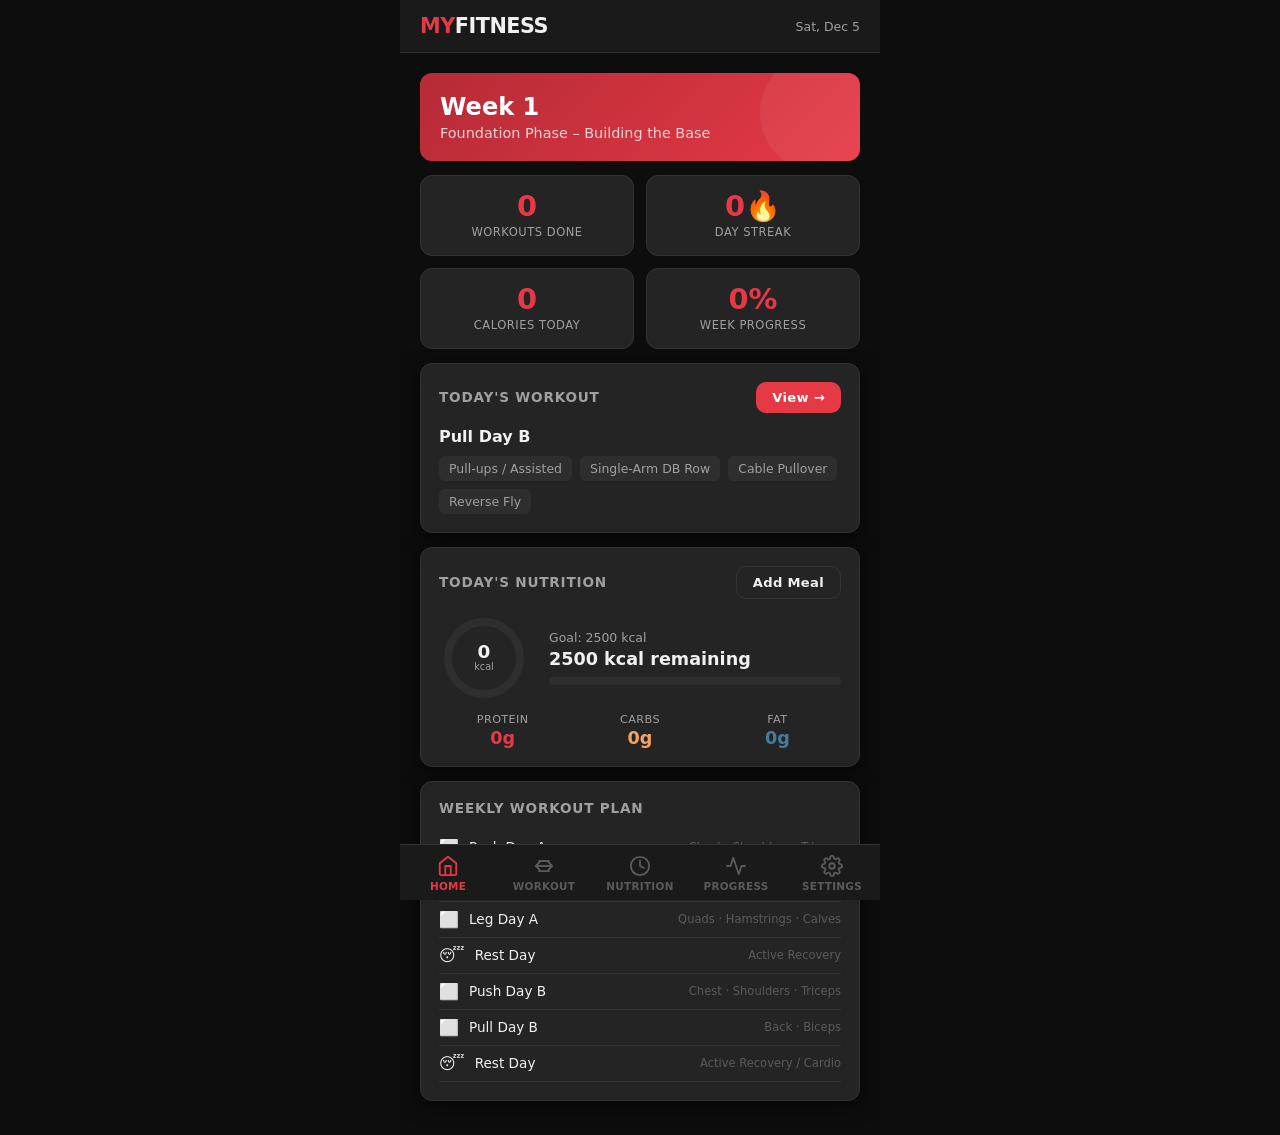
<file: index.html>
<!DOCTYPE html>
<html lang="en">
<head>
  <meta charset="UTF-8" />
  <meta name="viewport" content="width=device-width, initial-scale=1.0, viewport-fit=cover" />
  <meta name="theme-color" content="#e63946" />
  <meta name="description" content="4-week personalized gym workout and nutrition tracker for muscle gain" />
  <meta name="mobile-web-app-capable" content="yes" />
  <meta name="apple-mobile-web-app-capable" content="yes" />
  <meta name="apple-mobile-web-app-status-bar-style" content="black-translucent" />
  <meta name="apple-mobile-web-app-title" content="MyFitness" />

  <title>My Fitness – Workout & Nutrition Tracker</title>

  <link rel="manifest" href="manifest.json" />
  <link rel="stylesheet" href="styles.css" />
  <link rel="apple-touch-icon" href="icons/icon-192.png" />
</head>
<body>

<div id="app">

  <!-- ===== Header ===== -->
  <header class="app-header">
    <div class="logo">MY<span>FITNESS</span></div>
    <div class="header-meta">
      <div id="header-date">Today</div>
      <div id="streak-wrap"></div>
    </div>
  </header>

  <!-- ===== Main content ===== -->
  <main class="main-content">

    <!-- HOME / DASHBOARD -->
    <section id="section-home" class="section active">

      <div class="week-banner">
        <h2 id="home-week-title">Week 1</h2>
        <p id="home-week-sub">Foundation Phase – Building the Base</p>
      </div>

      <!-- Stats grid -->
      <div class="stats-grid">
        <div class="stat-card">
          <div class="stat-value" id="stat-workouts-done">0</div>
          <div class="stat-label">Workouts Done</div>
        </div>
        <div class="stat-card">
          <div class="stat-value" id="stat-streak">0🔥</div>
          <div class="stat-label">Day Streak</div>
        </div>
        <div class="stat-card">
          <div class="stat-value" id="stat-calories-today">0</div>
          <div class="stat-label">Calories Today</div>
        </div>
        <div class="stat-card">
          <div class="stat-value" id="stat-week-progress">0%</div>
          <div class="stat-label">Week Progress</div>
        </div>
      </div>

      <!-- Today's Workout -->
      <div class="card today-workout">
        <div class="card-header">
          <span class="card-title">Today's Workout</span>
          <button class="btn btn-primary btn-sm" onclick="App.goToWorkout()">View →</button>
        </div>
        <div id="today-workout-name" style="font-weight:700; font-size:1rem;"></div>
        <div id="today-workout-exercises" class="exercise-preview"></div>
      </div>

      <!-- Calorie summary -->
      <div class="card">
        <div class="card-header">
          <span class="card-title">Today's Nutrition</span>
          <button class="btn btn-outline btn-sm" onclick="App.navigate('nutrition')">Add Meal</button>
        </div>

        <div class="calorie-ring-wrap">
          <div class="calorie-ring">
            <svg viewBox="0 0 90 90">
              <circle class="ring-bg" cx="45" cy="45" r="36" />
              <circle class="ring-fill" id="home-ring-fill" cx="45" cy="45" r="36" />
            </svg>
            <div class="ring-text">
              <span class="cal-num" id="home-cal-consumed">0</span>
              <span class="cal-unit">kcal</span>
            </div>
          </div>
          <div class="calorie-info">
            <div class="cal-goal" id="home-cal-goal-text">Goal: 2500 kcal</div>
            <div class="cal-remaining" id="home-cal-remaining">2500 remaining</div>
            <div class="progress-bar-wrap" style="margin-top:8px">
              <div class="progress-bar-fill" id="home-cal-bar" style="width:0%"></div>
            </div>
          </div>
        </div>

        <div class="macro-row">
          <div class="macro-item">
            <div class="macro-label">Protein</div>
            <div class="macro-value protein" id="home-protein">0g</div>
          </div>
          <div class="macro-item">
            <div class="macro-label">Carbs</div>
            <div class="macro-value carbs" id="home-carbs">0g</div>
          </div>
          <div class="macro-item">
            <div class="macro-label">Fat</div>
            <div class="macro-value fat" id="home-fat">0g</div>
          </div>
        </div>
      </div>

      <!-- Weekly workout progress -->
      <div class="card">
        <div class="card-header">
          <span class="card-title">Weekly Workout Plan</span>
        </div>
        <div id="home-week-plan"></div>
      </div>

    </section>

    <!-- WORKOUT SECTION -->
    <section id="section-workout" class="section">
      <div class="section-title"><span class="emoji">💪</span> 4-Week Program</div>

      <!-- Week tabs -->
      <div class="week-tabs" id="week-tabs"></div>

      <!-- Days for selected week -->
      <div id="workout-days"></div>
    </section>

    <!-- NUTRITION SECTION -->
    <section id="section-nutrition" class="section">
      <div class="section-title"><span class="emoji">🥗</span> Nutrition</div>

      <!-- Calorie ring card -->
      <div class="card">
        <div class="card-header">
          <span class="card-title">Daily Calories</span>
          <span id="nutr-date" style="font-size:0.78rem;color:var(--text-secondary)"></span>
        </div>

        <div class="calorie-ring-wrap">
          <div class="calorie-ring">
            <svg viewBox="0 0 90 90">
              <circle class="ring-bg" cx="45" cy="45" r="36" />
              <circle class="ring-fill" id="nutr-ring-fill" cx="45" cy="45" r="36" />
            </svg>
            <div class="ring-text">
              <span class="cal-num" id="nutr-cal-consumed">0</span>
              <span class="cal-unit">kcal</span>
            </div>
          </div>
          <div class="calorie-info">
            <div class="cal-goal" id="nutr-cal-goal-text">Goal: 2500 kcal</div>
            <div class="cal-remaining" id="nutr-cal-remaining">2500 remaining</div>
          </div>
        </div>

        <!-- Macro bars -->
        <div style="margin-top:12px; display:flex; flex-direction:column; gap:8px;">
          <div>
            <div style="display:flex;justify-content:space-between;font-size:0.78rem;margin-bottom:4px;">
              <span style="color:#e63946">Protein</span>
              <span id="nutr-protein-text">0 / 180g</span>
            </div>
            <div class="progress-bar-wrap">
              <div class="progress-bar-fill" id="nutr-protein-bar" style="width:0%"></div>
            </div>
          </div>
          <div>
            <div style="display:flex;justify-content:space-between;font-size:0.78rem;margin-bottom:4px;">
              <span style="color:#f4a261">Carbs</span>
              <span id="nutr-carbs-text">0 / 300g</span>
            </div>
            <div class="progress-bar-wrap">
              <div class="progress-bar-fill orange" id="nutr-carbs-bar" style="width:0%"></div>
            </div>
          </div>
          <div>
            <div style="display:flex;justify-content:space-between;font-size:0.78rem;margin-bottom:4px;">
              <span style="color:#457b9d">Fat</span>
              <span id="nutr-fat-text">0 / 80g</span>
            </div>
            <div class="progress-bar-wrap">
              <div class="progress-bar-fill" id="nutr-fat-bar" style="width:0%;background:#457b9d"></div>
            </div>
          </div>
        </div>
      </div>

      <!-- Add meal card -->
      <div class="card">
        <div class="card-header">
          <span class="card-title">Log a Meal</span>
        </div>
        <div class="add-meal-form">
          <div class="form-row">
            <div class="form-group" style="flex:2">
              <label>Food / Meal Name</label>
              <input type="text" id="meal-name-input" placeholder="e.g. Chicken & Rice" />
            </div>
            <div class="form-group">
              <label>Meal Type</label>
              <select id="meal-type-input">
                <option value="🌅">Breakfast</option>
                <option value="☀️">Lunch</option>
                <option value="🌙">Dinner</option>
                <option value="🍎">Snack</option>
                <option value="🥤">Shake</option>
              </select>
            </div>
          </div>
          <div class="form-row">
            <div class="form-group">
              <label>Calories (kcal)</label>
              <input type="number" id="meal-cal-input" placeholder="500" min="0" />
            </div>
            <div class="form-group">
              <label>Protein (g)</label>
              <input type="number" id="meal-protein-input" placeholder="40" min="0" />
            </div>
          </div>
          <div class="form-row">
            <div class="form-group">
              <label>Carbs (g)</label>
              <input type="number" id="meal-carbs-input" placeholder="60" min="0" />
            </div>
            <div class="form-group">
              <label>Fat (g)</label>
              <input type="number" id="meal-fat-input" placeholder="15" min="0" />
            </div>
          </div>
          <button class="btn btn-primary btn-block" onclick="App.addMeal()">Add Meal</button>
        </div>
      </div>

      <!-- Quick add common foods -->
      <div class="card">
        <div class="card-header">
          <span class="card-title">Quick Add</span>
        </div>
        <div style="display:flex; gap:8px; flex-wrap:wrap;">
          <button class="btn btn-outline btn-sm" onclick="App.quickAdd('Chicken Breast 150g',247,46,0,5)">🍗 Chicken</button>
          <button class="btn btn-outline btn-sm" onclick="App.quickAdd('White Rice 200g',260,5,56,1)">🍚 Rice</button>
          <button class="btn btn-outline btn-sm" onclick="App.quickAdd('Eggs x3',210,18,2,15)">🥚 Eggs x3</button>
          <button class="btn btn-outline btn-sm" onclick="App.quickAdd('Protein Shake',150,25,8,3)">🥤 Shake</button>
          <button class="btn btn-outline btn-sm" onclick="App.quickAdd('Oats 80g',300,10,54,6)">🥣 Oats</button>
          <button class="btn btn-outline btn-sm" onclick="App.quickAdd('Banana',89,1,23,0)">🍌 Banana</button>
          <button class="btn btn-outline btn-sm" onclick="App.quickAdd('Tuna Can 160g',150,34,0,1)">🐟 Tuna</button>
          <button class="btn btn-outline btn-sm" onclick="App.quickAdd('Greek Yogurt 200g',120,17,9,0)">🫙 Yogurt</button>
        </div>
      </div>

      <!-- Water intake -->
      <div class="card">
        <div class="card-header">
          <span class="card-title">Water Intake</span>
          <span id="water-total" style="font-size:0.85rem;color:var(--info);font-weight:700;">0 / 8 glasses</span>
        </div>
        <div class="water-tracker" id="water-tracker"></div>
      </div>

      <!-- Meal log -->
      <div class="card">
        <div class="card-header">
          <span class="card-title">Today's Log</span>
          <button class="btn btn-outline btn-sm" onclick="App.clearMeals()" style="color:var(--accent);border-color:var(--accent)">Clear</button>
        </div>
        <div class="meal-log" id="meal-log"></div>
      </div>

    </section>

    <!-- PROGRESS SECTION -->
    <section id="section-progress" class="section">
      <div class="section-title"><span class="emoji">📈</span> Progress</div>

      <!-- Weight log card -->
      <div class="card">
        <div class="card-header">
          <span class="card-title">Body Weight</span>
        </div>
        <div class="weight-input-row">
          <div class="form-group">
            <label>Today's Weight (kg)</label>
            <input type="number" id="weight-input" placeholder="75.0" step="0.1" min="30" max="300" />
          </div>
          <button class="btn btn-primary" onclick="App.logWeight()" style="margin-bottom:0;align-self:flex-end">Log</button>
        </div>

        <!-- Simple SVG chart -->
        <div class="progress-chart" id="weight-chart-wrap">
          <canvas id="weight-chart" width="400" height="150"></canvas>
        </div>

        <div class="progress-log" id="weight-log"></div>
      </div>

      <!-- 4-week program overview -->
      <div class="card">
        <div class="card-header">
          <span class="card-title">Program Overview</span>
        </div>
        <div id="program-overview"></div>
      </div>

      <!-- Achievements -->
      <div class="card">
        <div class="card-header">
          <span class="card-title">Achievements</span>
        </div>
        <div class="achievement-list" id="achievement-list"></div>
      </div>

    </section>

    <!-- SETTINGS SECTION -->
    <section id="section-settings" class="section">
      <div class="section-title"><span class="emoji">⚙️</span> Settings</div>

      <div class="card">
        <div class="card-header">
          <span class="card-title">Profile</span>
        </div>
        <div class="form-group" style="margin-bottom:10px">
          <label>Your Name</label>
          <input type="text" id="setting-name" placeholder="Enter your name" />
        </div>
        <div class="form-row">
          <div class="form-group">
            <label>Body Weight (kg)</label>
            <input type="number" id="setting-weight" placeholder="75" min="30" max="300" />
          </div>
          <div class="form-group">
            <label>Height (cm)</label>
            <input type="number" id="setting-height" placeholder="175" min="100" max="250" />
          </div>
        </div>
        <div class="form-row" style="margin-top:10px">
          <div class="form-group">
            <label>Goal Calories (kcal)</label>
            <input type="number" id="setting-calories" placeholder="2500" min="1200" max="6000" />
          </div>
          <div class="form-group">
            <label>Program Week</label>
            <select id="setting-week">
              <option value="1">Week 1</option>
              <option value="2">Week 2</option>
              <option value="3">Week 3</option>
              <option value="4">Week 4</option>
            </select>
          </div>
        </div>
        <button class="btn btn-primary btn-block" style="margin-top:14px" onclick="App.saveSettings()">Save Profile</button>
      </div>

      <div class="card">
        <div class="card-header">
          <span class="card-title">Macro Goals</span>
        </div>
        <div class="form-row">
          <div class="form-group">
            <label>Protein Goal (g)</label>
            <input type="number" id="setting-protein" placeholder="180" min="50" max="400" />
          </div>
          <div class="form-group">
            <label>Carbs Goal (g)</label>
            <input type="number" id="setting-carbs" placeholder="300" min="50" max="600" />
          </div>
          <div class="form-group">
            <label>Fat Goal (g)</label>
            <input type="number" id="setting-fat" placeholder="80" min="20" max="200" />
          </div>
        </div>
        <button class="btn btn-primary btn-block" style="margin-top:14px" onclick="App.saveMacros()">Save Macros</button>
      </div>

      <div class="card">
        <div class="card-header">
          <span class="card-title">App Settings</span>
        </div>
        <div class="setting-row">
          <div>
            <div class="setting-label">Notifications</div>
            <div class="setting-desc">Workout & meal reminders</div>
          </div>
          <label class="toggle">
            <input type="checkbox" id="setting-notifications" />
            <span class="toggle-slider"></span>
          </label>
        </div>
        <div class="setting-row">
          <div>
            <div class="setting-label">Offline Mode</div>
            <div class="setting-desc">Service Worker active</div>
          </div>
          <label class="toggle">
            <input type="checkbox" id="setting-offline" checked disabled />
            <span class="toggle-slider"></span>
          </label>
        </div>
      </div>

      <div class="card">
        <div class="card-header">
          <span class="card-title">Data</span>
        </div>
        <div class="setting-row">
          <div>
            <div class="setting-label">Reset All Data</div>
            <div class="setting-desc">Clears workouts, meals, and weight logs</div>
          </div>
          <button class="btn btn-outline btn-sm" onclick="App.resetData()" style="color:var(--accent);border-color:var(--accent)">Reset</button>
        </div>
        <div class="setting-row" style="border-bottom:none">
          <div>
            <div class="setting-label">App Version</div>
            <div class="setting-desc">v1.0.0</div>
          </div>
          <span style="font-size:0.78rem;color:var(--text-muted)">PWA</span>
        </div>
      </div>

    </section>

  </main>

  <!-- ===== Bottom Navigation ===== -->
  <nav class="bottom-nav">
    <button class="nav-btn active" id="nav-home" onclick="App.navigate('home')">
      <svg viewBox="0 0 24 24" fill="none" stroke="currentColor" stroke-width="2" stroke-linecap="round" stroke-linejoin="round">
        <path d="M3 9l9-7 9 7v11a2 2 0 0 1-2 2H5a2 2 0 0 1-2-2z"/><polyline points="9 22 9 12 15 12 15 22"/>
      </svg>
      Home
    </button>
    <button class="nav-btn" id="nav-workout" onclick="App.navigate('workout')">
      <svg viewBox="0 0 24 24" fill="none" stroke="currentColor" stroke-width="2" stroke-linecap="round" stroke-linejoin="round">
        <path d="M6.5 6.5h11M6.5 17.5h11M3 12h18M3 12l4-4M3 12l4 4M21 12l-4-4M21 12l-4 4"/>
      </svg>
      Workout
    </button>
    <button class="nav-btn" id="nav-nutrition" onclick="App.navigate('nutrition')">
      <svg viewBox="0 0 24 24" fill="none" stroke="currentColor" stroke-width="2" stroke-linecap="round" stroke-linejoin="round">
        <path d="M12 2a10 10 0 1 0 0 20 10 10 0 0 0 0-20z"/><path d="M12 6v6l4 2"/>
      </svg>
      Nutrition
    </button>
    <button class="nav-btn" id="nav-progress" onclick="App.navigate('progress')">
      <svg viewBox="0 0 24 24" fill="none" stroke="currentColor" stroke-width="2" stroke-linecap="round" stroke-linejoin="round">
        <polyline points="22 12 18 12 15 21 9 3 6 12 2 12"/>
      </svg>
      Progress
    </button>
    <button class="nav-btn" id="nav-settings" onclick="App.navigate('settings')">
      <svg viewBox="0 0 24 24" fill="none" stroke="currentColor" stroke-width="2" stroke-linecap="round" stroke-linejoin="round">
        <circle cx="12" cy="12" r="3"/><path d="M19.4 15a1.65 1.65 0 0 0 .33 1.82l.06.06a2 2 0 0 1-2.83 2.83l-.06-.06a1.65 1.65 0 0 0-1.82-.33 1.65 1.65 0 0 0-1 1.51V21a2 2 0 0 1-4 0v-.09A1.65 1.65 0 0 0 9 19.4a1.65 1.65 0 0 0-1.82.33l-.06.06a2 2 0 0 1-2.83-2.83l.06-.06A1.65 1.65 0 0 0 4.68 15a1.65 1.65 0 0 0-1.51-1H3a2 2 0 0 1 0-4h.09A1.65 1.65 0 0 0 4.6 9a1.65 1.65 0 0 0-.33-1.82l-.06-.06a2 2 0 0 1 2.83-2.83l.06.06A1.65 1.65 0 0 0 9 4.68a1.65 1.65 0 0 0 1-1.51V3a2 2 0 0 1 4 0v.09a1.65 1.65 0 0 0 1 1.51 1.65 1.65 0 0 0 1.82-.33l.06-.06a2 2 0 0 1 2.83 2.83l-.06.06A1.65 1.65 0 0 0 19.4 9a1.65 1.65 0 0 0 1.51 1H21a2 2 0 0 1 0 4h-.09a1.65 1.65 0 0 0-1.51 1z"/>
      </svg>
      Settings
    </button>
  </nav>

</div>

<!-- Snackbar -->
<div class="snackbar" id="snackbar"></div>

<script src="app.js"></script>
</body>
</html>
</file>
<file: styles.css>
/* =============================================
   MY FITNESS PWA – Dark Gym Theme
   ============================================= */

/* ---------- CSS Custom Properties ----------- */
:root {
  --bg-primary:    #0d0d0d;
  --bg-secondary:  #1a1a1a;
  --bg-card:       #242424;
  --bg-input:      #2e2e2e;
  --accent:        #e63946;
  --accent-dark:   #b52b36;
  --accent-light:  #ff6b75;
  --text-primary:  #f0f0f0;
  --text-secondary:#a0a0a0;
  --text-muted:    #5a5a5a;
  --success:       #2ec073;
  --warning:       #f4a261;
  --info:          #457b9d;
  --border:        #333333;
  --shadow:        0 4px 20px rgba(0,0,0,0.6);
  --radius:        12px;
  --radius-sm:     8px;
  --transition:    0.2s ease;
  --font:          'Segoe UI', system-ui, -apple-system, sans-serif;
}

/* ---------- Reset & Base -------------------- */
*, *::before, *::after { box-sizing: border-box; margin: 0; padding: 0; }

html { font-size: 16px; scroll-behavior: smooth; }

body {
  font-family: var(--font);
  background: var(--bg-primary);
  color: var(--text-primary);
  min-height: 100vh;
  overflow-x: hidden;
  -webkit-font-smoothing: antialiased;
}

button { cursor: pointer; font-family: var(--font); }

/* ---------- Layout Scaffold ----------------- */
#app {
  display: flex;
  flex-direction: column;
  min-height: 100vh;
  max-width: 480px;
  margin: 0 auto;
  position: relative;
}

/* ---------- Top Header ---------------------- */
.app-header {
  background: var(--bg-secondary);
  border-bottom: 1px solid var(--border);
  padding: 14px 20px;
  display: flex;
  align-items: center;
  justify-content: space-between;
  position: sticky;
  top: 0;
  z-index: 100;
}

.app-header .logo {
  font-size: 1.3rem;
  font-weight: 800;
  color: var(--accent);
  letter-spacing: -0.5px;
}
.app-header .logo span { color: var(--text-primary); }

.header-meta {
  font-size: 0.78rem;
  color: var(--text-secondary);
  text-align: right;
}

.streak-badge {
  display: inline-flex;
  align-items: center;
  gap: 4px;
  background: var(--accent);
  color: #fff;
  border-radius: 20px;
  padding: 3px 10px;
  font-size: 0.75rem;
  font-weight: 700;
}

/* ---------- Main Content Area --------------- */
.main-content {
  flex: 1;
  overflow-y: auto;
  padding: 16px;
  padding-bottom: 80px;
}

/* ---------- Sections (Tab Panels) ----------- */
.section { display: none; }
.section.active { display: block; }

/* ---------- Bottom Nav Bar ------------------ */
.bottom-nav {
  position: fixed;
  bottom: 0;
  left: 50%;
  transform: translateX(-50%);
  width: 100%;
  max-width: 480px;
  background: var(--bg-secondary);
  border-top: 1px solid var(--border);
  display: flex;
  z-index: 200;
}

.nav-btn {
  flex: 1;
  display: flex;
  flex-direction: column;
  align-items: center;
  justify-content: center;
  gap: 3px;
  padding: 10px 4px 8px;
  background: none;
  border: none;
  color: var(--text-muted);
  font-size: 0.65rem;
  font-weight: 600;
  letter-spacing: 0.3px;
  text-transform: uppercase;
  transition: color var(--transition);
}

.nav-btn svg { width: 22px; height: 22px; }

.nav-btn.active,
.nav-btn:hover {
  color: var(--accent);
}

/* ---------- Cards --------------------------- */
.card {
  background: var(--bg-card);
  border-radius: var(--radius);
  border: 1px solid var(--border);
  padding: 18px;
  margin-bottom: 14px;
  box-shadow: var(--shadow);
}

.card-header {
  display: flex;
  align-items: center;
  justify-content: space-between;
  margin-bottom: 14px;
}

.card-title {
  font-size: 0.85rem;
  font-weight: 700;
  color: var(--text-secondary);
  text-transform: uppercase;
  letter-spacing: 0.8px;
}

/* ---------- Typography ---------------------- */
h1 { font-size: 1.6rem; font-weight: 800; }
h2 { font-size: 1.3rem; font-weight: 700; }
h3 { font-size: 1.1rem; font-weight: 600; }

.section-title {
  font-size: 1.4rem;
  font-weight: 800;
  margin-bottom: 16px;
  display: flex;
  align-items: center;
  gap: 8px;
}
.section-title .emoji { font-size: 1.3rem; }

/* ---------- Dashboard / Home --------------- */
.week-banner {
  background: linear-gradient(135deg, var(--accent-dark), var(--accent));
  border-radius: var(--radius);
  padding: 20px;
  margin-bottom: 14px;
  position: relative;
  overflow: hidden;
}
.week-banner::after {
  content: '';
  position: absolute;
  right: -20px;
  top: -20px;
  width: 120px;
  height: 120px;
  border-radius: 50%;
  background: rgba(255,255,255,0.06);
}
.week-banner h2 { font-size: 1.5rem; color: #fff; }
.week-banner p  { color: rgba(255,255,255,0.78); font-size: 0.9rem; margin-top: 4px; }

.stats-grid {
  display: grid;
  grid-template-columns: 1fr 1fr;
  gap: 12px;
  margin-bottom: 14px;
}

.stat-card {
  background: var(--bg-card);
  border: 1px solid var(--border);
  border-radius: var(--radius);
  padding: 16px;
  text-align: center;
}
.stat-card .stat-value {
  font-size: 1.8rem;
  font-weight: 800;
  color: var(--accent);
  line-height: 1;
}
.stat-card .stat-label {
  font-size: 0.72rem;
  color: var(--text-secondary);
  margin-top: 4px;
  text-transform: uppercase;
  letter-spacing: 0.5px;
}

/* ---------- Progress Bar ------------------- */
.progress-bar-wrap {
  background: var(--bg-input);
  border-radius: 99px;
  height: 8px;
  overflow: hidden;
  margin-top: 6px;
}
.progress-bar-fill {
  height: 100%;
  border-radius: 99px;
  background: var(--accent);
  transition: width 0.5s ease;
}
.progress-bar-fill.green { background: var(--success); }
.progress-bar-fill.orange { background: var(--warning); }

/* ---------- Macro Circles ------------------ */
.macro-row {
  display: flex;
  gap: 10px;
  justify-content: space-between;
  margin-top: 10px;
}

.macro-item {
  flex: 1;
  text-align: center;
}
.macro-label {
  font-size: 0.7rem;
  color: var(--text-secondary);
  text-transform: uppercase;
  letter-spacing: 0.4px;
}
.macro-value {
  font-size: 1.1rem;
  font-weight: 700;
  margin-top: 2px;
}
.macro-value.protein { color: #e63946; }
.macro-value.carbs   { color: #f4a261; }
.macro-value.fat     { color: #457b9d; }

/* ---------- Today's Workout Card ----------- */
.today-workout .exercise-preview {
  display: flex;
  gap: 8px;
  flex-wrap: wrap;
  margin-top: 10px;
}
.exercise-tag {
  background: var(--bg-input);
  border-radius: 6px;
  padding: 5px 10px;
  font-size: 0.78rem;
  color: var(--text-secondary);
}

/* ---------- Workout Section ---------------- */
.week-tabs {
  display: flex;
  gap: 8px;
  overflow-x: auto;
  padding-bottom: 4px;
  margin-bottom: 16px;
  scrollbar-width: none;
}
.week-tabs::-webkit-scrollbar { display: none; }

.week-tab {
  flex-shrink: 0;
  padding: 7px 16px;
  border-radius: 20px;
  border: 1px solid var(--border);
  background: var(--bg-card);
  color: var(--text-secondary);
  font-size: 0.82rem;
  font-weight: 600;
  transition: all var(--transition);
}
.week-tab.active,
.week-tab:hover {
  background: var(--accent);
  border-color: var(--accent);
  color: #fff;
}

.day-card {
  background: var(--bg-card);
  border: 1px solid var(--border);
  border-radius: var(--radius);
  margin-bottom: 12px;
  overflow: hidden;
}

.day-card-header {
  display: flex;
  align-items: center;
  justify-content: space-between;
  padding: 14px 16px;
  cursor: pointer;
  user-select: none;
}

.day-card-header .day-label {
  font-weight: 700;
  font-size: 0.95rem;
}

.day-card-header .day-type {
  font-size: 0.75rem;
  color: var(--text-secondary);
  margin-top: 2px;
}

.day-card-header .day-status {
  font-size: 1.1rem;
}

.day-card-body {
  display: none;
  padding: 0 16px 16px;
}
.day-card-body.open { display: block; }

/* Exercise row */
.exercise-row {
  display: flex;
  align-items: center;
  gap: 12px;
  padding: 10px 0;
  border-bottom: 1px solid var(--border);
}
.exercise-row:last-child { border-bottom: none; }

.exercise-check {
  width: 22px;
  height: 22px;
  border-radius: 6px;
  border: 2px solid var(--border);
  background: none;
  display: flex;
  align-items: center;
  justify-content: center;
  flex-shrink: 0;
  transition: all var(--transition);
}
.exercise-check.checked {
  background: var(--success);
  border-color: var(--success);
}
.exercise-check svg { display: none; }
.exercise-check.checked svg { display: block; }

.exercise-info { flex: 1; }
.exercise-name {
  font-size: 0.9rem;
  font-weight: 600;
}
.exercise-detail {
  font-size: 0.75rem;
  color: var(--text-secondary);
  margin-top: 2px;
}

.exercise-muscle {
  font-size: 0.7rem;
  background: var(--bg-input);
  color: var(--text-muted);
  padding: 3px 8px;
  border-radius: 20px;
  white-space: nowrap;
}

/* Rest Day */
.rest-day-card {
  text-align: center;
  padding: 24px;
  color: var(--text-secondary);
  font-size: 0.9rem;
}
.rest-day-card .rest-emoji { font-size: 2.5rem; display: block; margin-bottom: 8px; }

/* Start / Complete workout button */
.btn {
  display: inline-flex;
  align-items: center;
  justify-content: center;
  gap: 8px;
  padding: 12px 24px;
  border-radius: 10px;
  border: none;
  font-size: 0.9rem;
  font-weight: 700;
  letter-spacing: 0.3px;
  transition: all var(--transition);
}
.btn-primary {
  background: var(--accent);
  color: #fff;
}
.btn-primary:hover { background: var(--accent-dark); }
.btn-block { width: 100%; }
.btn-sm { padding: 8px 16px; font-size: 0.82rem; }
.btn-outline {
  background: none;
  border: 1.5px solid var(--border);
  color: var(--text-primary);
}
.btn-outline:hover { border-color: var(--accent); color: var(--accent); }

/* ---------- Nutrition Section -------------- */
.calorie-ring-wrap {
  display: flex;
  align-items: center;
  gap: 20px;
  margin-bottom: 8px;
}

.calorie-ring {
  position: relative;
  width: 90px;
  height: 90px;
  flex-shrink: 0;
}
.calorie-ring svg {
  transform: rotate(-90deg);
  width: 90px;
  height: 90px;
}
.calorie-ring .ring-bg  { fill: none; stroke: var(--bg-input); stroke-width: 8; }
.calorie-ring .ring-fill {
  fill: none;
  stroke: var(--accent);
  stroke-width: 8;
  stroke-linecap: round;
  stroke-dasharray: 226;
  stroke-dashoffset: 226;
  transition: stroke-dashoffset 0.6s ease;
}
.calorie-ring .ring-text {
  position: absolute;
  inset: 0;
  display: flex;
  flex-direction: column;
  align-items: center;
  justify-content: center;
}
.ring-text .cal-num  { font-size: 1.15rem; font-weight: 800; line-height: 1; }
.ring-text .cal-unit { font-size: 0.6rem; color: var(--text-secondary); }

.calorie-info { flex: 1; }
.calorie-info .cal-goal { font-size: 0.78rem; color: var(--text-secondary); }
.calorie-info .cal-remaining { font-size: 1.1rem; font-weight: 700; margin-top: 4px; }

/* Add meal form */
.add-meal-form {
  display: flex;
  flex-direction: column;
  gap: 10px;
}
.form-row { display: flex; gap: 10px; }

.form-group {
  flex: 1;
  display: flex;
  flex-direction: column;
  gap: 4px;
}
.form-group label {
  font-size: 0.75rem;
  color: var(--text-secondary);
  text-transform: uppercase;
  letter-spacing: 0.4px;
}
.form-group input,
.form-group select {
  background: var(--bg-input);
  border: 1px solid var(--border);
  border-radius: var(--radius-sm);
  color: var(--text-primary);
  padding: 10px 12px;
  font-size: 0.9rem;
  font-family: var(--font);
  outline: none;
  transition: border-color var(--transition);
}
.form-group input:focus,
.form-group select:focus {
  border-color: var(--accent);
}
.form-group select option { background: var(--bg-card); }

/* Meal log */
.meal-log { margin-top: 4px; }

.meal-item {
  display: flex;
  align-items: center;
  gap: 12px;
  padding: 10px 0;
  border-bottom: 1px solid var(--border);
}
.meal-item:last-child { border-bottom: none; }
.meal-icon {
  width: 36px;
  height: 36px;
  background: var(--bg-input);
  border-radius: 8px;
  display: flex;
  align-items: center;
  justify-content: center;
  font-size: 1.1rem;
  flex-shrink: 0;
}
.meal-text { flex: 1; }
.meal-name  { font-size: 0.9rem; font-weight: 600; }
.meal-macros { font-size: 0.72rem; color: var(--text-secondary); margin-top: 2px; }
.meal-cal { font-size: 0.9rem; font-weight: 700; color: var(--accent); }

.delete-btn {
  background: none;
  border: none;
  color: var(--text-muted);
  padding: 4px;
  border-radius: 4px;
  transition: color var(--transition);
}
.delete-btn:hover { color: var(--accent); }

/* Water tracker */
.water-tracker { display: flex; gap: 8px; flex-wrap: wrap; margin-top: 10px; }
.water-btn {
  width: 38px;
  height: 38px;
  border-radius: 8px;
  border: 2px solid var(--border);
  background: none;
  font-size: 1.2rem;
  transition: all var(--transition);
}
.water-btn.filled {
  background: var(--info);
  border-color: var(--info);
}

/* ---------- Progress Section --------------- */
.weight-input-row {
  display: flex;
  gap: 10px;
  align-items: flex-end;
}
.weight-input-row .form-group { flex: 1; }

.progress-chart {
  height: 150px;
  position: relative;
  margin-top: 12px;
}
.progress-chart canvas {
  width: 100% !important;
  height: 100% !important;
}

.progress-log {
  display: flex;
  flex-direction: column;
  gap: 8px;
  margin-top: 10px;
}
.progress-log-item {
  display: flex;
  justify-content: space-between;
  align-items: center;
  padding: 10px 0;
  border-bottom: 1px solid var(--border);
  font-size: 0.88rem;
}
.progress-log-item:last-child { border-bottom: none; }
.progress-log-item .log-date { color: var(--text-secondary); }
.progress-log-item .log-weight { font-weight: 700; }
.progress-log-item .log-change { font-size: 0.78rem; padding: 2px 8px; border-radius: 20px; }
.log-change.up   { background: rgba(231,57,70,0.15); color: var(--accent); }
.log-change.down { background: rgba(46,192,115,0.15); color: var(--success); }

.achievement-list {
  display: flex;
  flex-direction: column;
  gap: 10px;
  margin-top: 10px;
}
.achievement-item {
  display: flex;
  align-items: center;
  gap: 12px;
}
.achievement-icon {
  width: 40px;
  height: 40px;
  background: var(--bg-input);
  border-radius: 10px;
  display: flex;
  align-items: center;
  justify-content: center;
  font-size: 1.3rem;
  flex-shrink: 0;
}
.achievement-icon.earned { background: rgba(231,57,70,0.18); }
.achievement-text .ach-name { font-size: 0.9rem; font-weight: 600; }
.achievement-text .ach-desc { font-size: 0.75rem; color: var(--text-secondary); margin-top: 2px; }

/* ---------- Settings Section --------------- */
.setting-row {
  display: flex;
  align-items: center;
  justify-content: space-between;
  padding: 14px 0;
  border-bottom: 1px solid var(--border);
}
.setting-row:last-child { border-bottom: none; }
.setting-label { font-size: 0.9rem; font-weight: 500; }
.setting-desc   { font-size: 0.75rem; color: var(--text-secondary); margin-top: 2px; }

/* Toggle switch */
.toggle {
  position: relative;
  width: 46px;
  height: 26px;
}
.toggle input { opacity: 0; width: 0; height: 0; }
.toggle-slider {
  position: absolute;
  inset: 0;
  background: var(--bg-input);
  border-radius: 13px;
  cursor: pointer;
  transition: background var(--transition);
}
.toggle-slider::before {
  content: '';
  position: absolute;
  width: 20px;
  height: 20px;
  border-radius: 50%;
  background: var(--text-muted);
  top: 3px;
  left: 3px;
  transition: all var(--transition);
}
.toggle input:checked + .toggle-slider { background: var(--accent); }
.toggle input:checked + .toggle-slider::before {
  transform: translateX(20px);
  background: #fff;
}

/* ---------- Empty State -------------------- */
.empty-state {
  text-align: center;
  padding: 30px 20px;
  color: var(--text-muted);
}
.empty-state .empty-icon { font-size: 3rem; display: block; margin-bottom: 10px; }
.empty-state p { font-size: 0.88rem; }

/* ---------- Snackbar ----------------------- */
.snackbar {
  position: fixed;
  bottom: 80px;
  left: 50%;
  transform: translateX(-50%) translateY(20px);
  background: var(--bg-card);
  border: 1px solid var(--border);
  color: var(--text-primary);
  padding: 10px 20px;
  border-radius: 8px;
  font-size: 0.85rem;
  font-weight: 500;
  box-shadow: var(--shadow);
  opacity: 0;
  transition: all 0.3s ease;
  white-space: nowrap;
  z-index: 999;
  pointer-events: none;
}
.snackbar.show {
  opacity: 1;
  transform: translateX(-50%) translateY(0);
}

/* ---------- Scrollbar ---------------------- */
::-webkit-scrollbar { width: 4px; height: 4px; }
::-webkit-scrollbar-track { background: transparent; }
::-webkit-scrollbar-thumb { background: var(--border); border-radius: 2px; }

/* ---------- Responsive tweaks -------------- */
@media (min-width: 481px) {
  .main-content { padding: 20px; }
}
</file>
